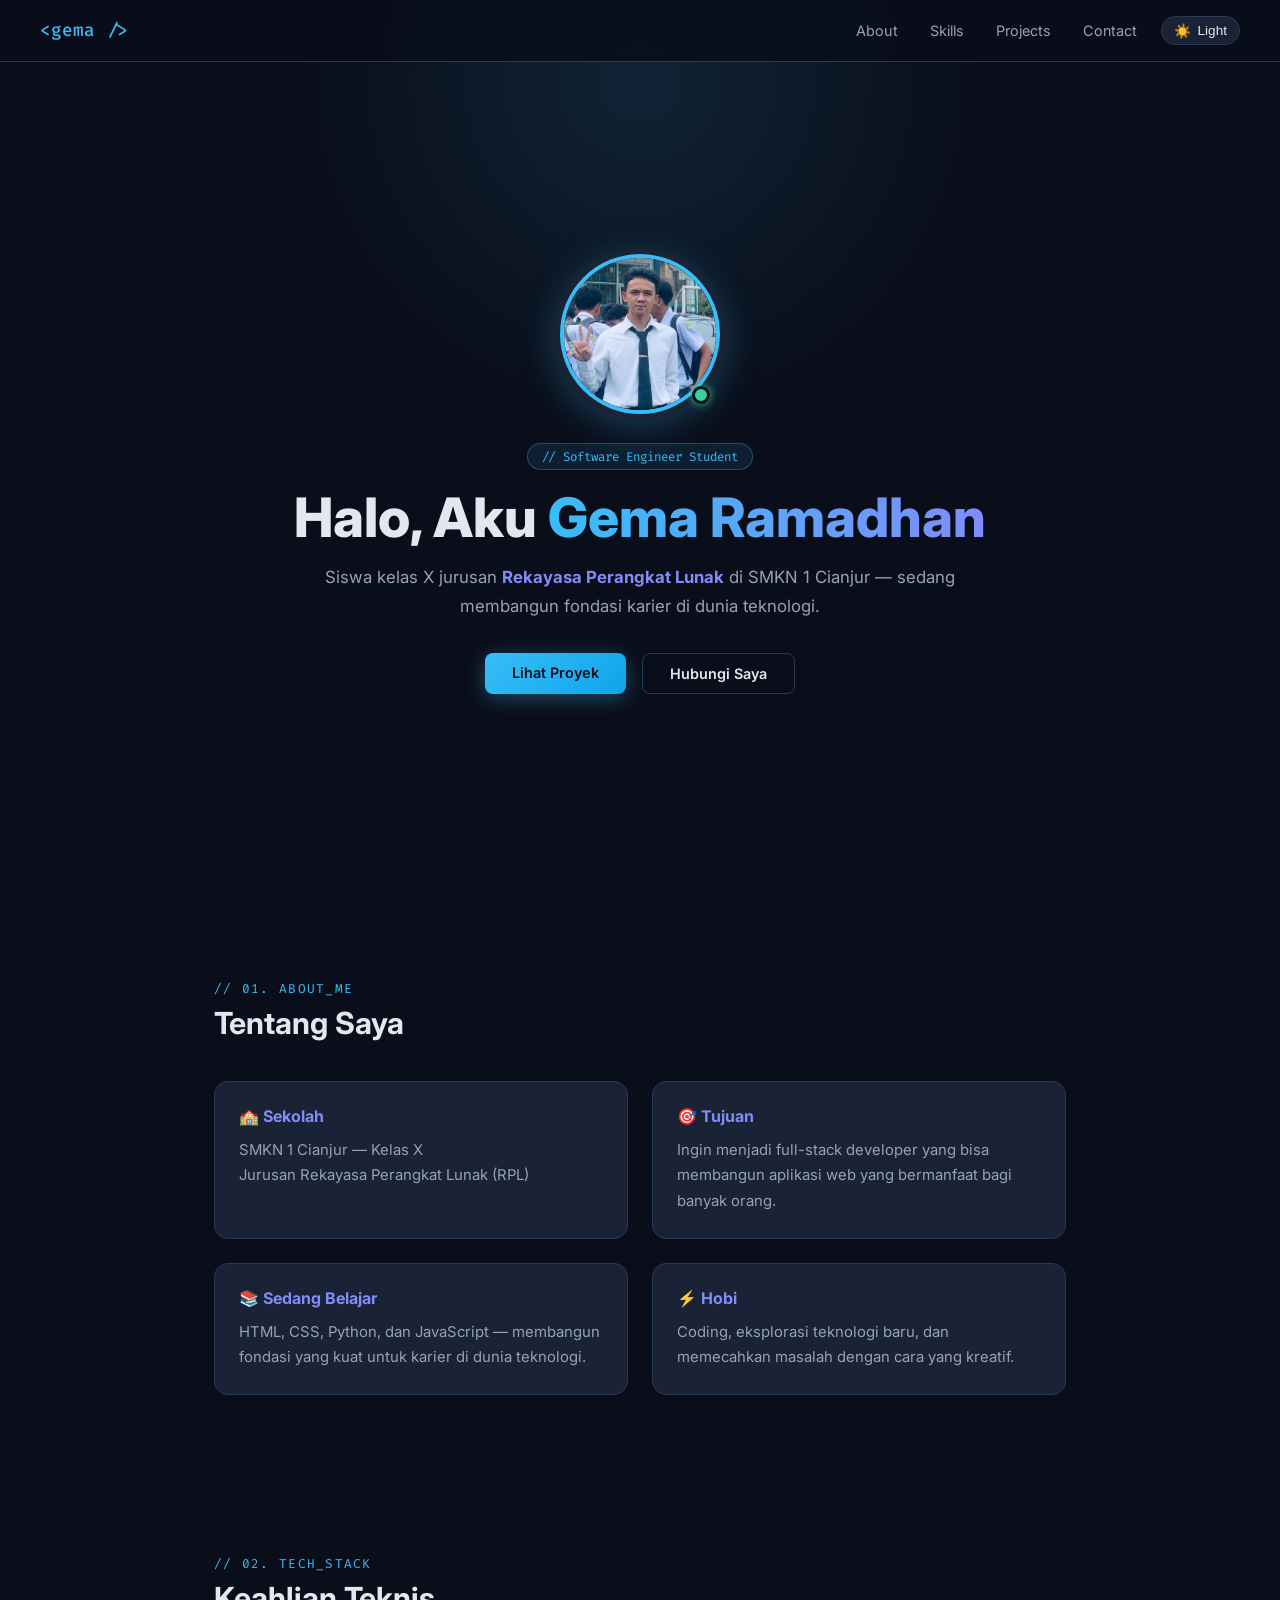
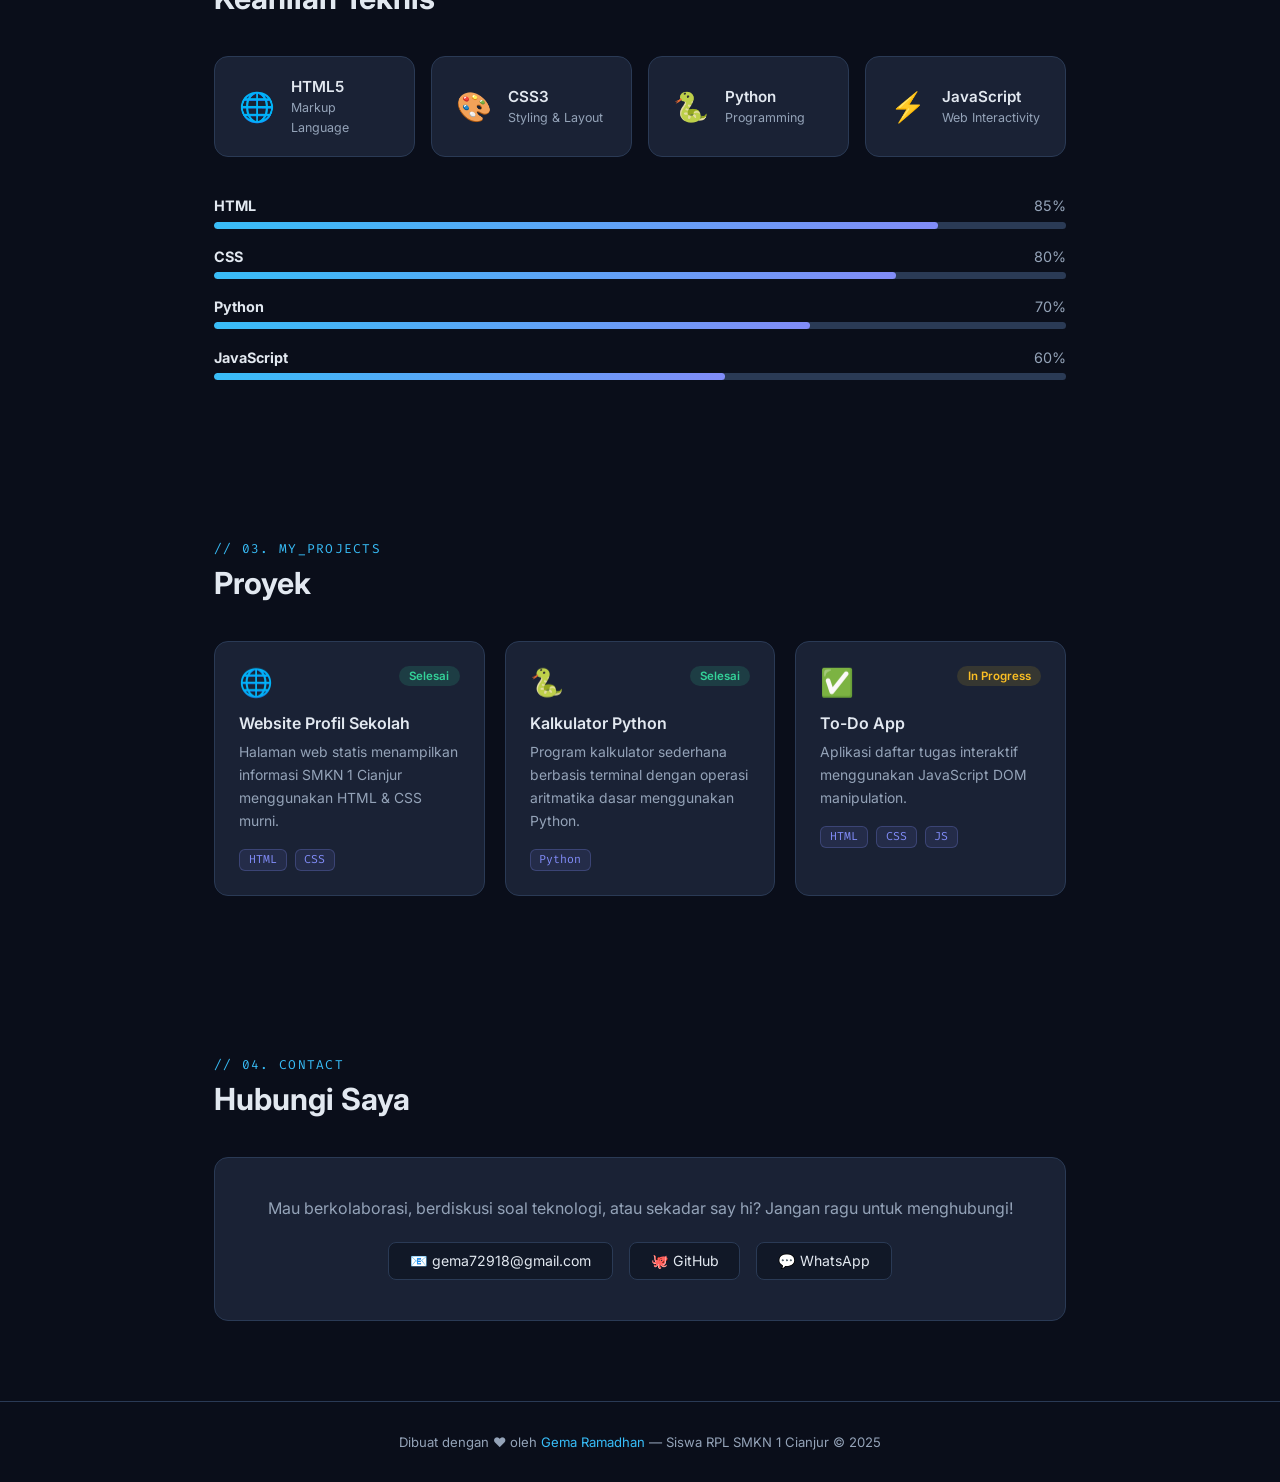
<file: web-profile/index.html>
<!DOCTYPE html>
<html lang="id">
<head>
<meta charset="UTF-8"/>
<meta name="viewport" content="width=device-width, initial-scale=1.0"/>
<title>Gema Ramadhan — Portfolio</title>
<link href="https://fonts.googleapis.com/css2?family=Inter:wght@300;400;500;600;700;800&family=Fira+Code:wght@400;500&display=swap" rel="stylesheet"/>
<style>
    *, *::before, *::after { box-sizing: border-box; margin: 0; padding: 0; }

    :root {
    --bg: #0a0e1a;
    --surface: #111827;
    --card: #1a2235;
    --border: #2a3a55;
    --accent: #38bdf8;
    --accent2: #818cf8;
    --green: #34d399;
    --text: #e2e8f0;
    --muted: #94a3b8;
    --radius: 14px;
    --nav-bg: rgba(10,14,26,.85);
    }

    html.light {
    --bg: #f0f4f8;
    --surface: #ffffff;
    --card: #ffffff;
    --border: #d1dde8;
    --accent: #0284c7;
    --accent2: #6366f1;
    --green: #059669;
    --text: #0f172a;
    --muted: #64748b;
    --nav-bg: rgba(240,244,248,.9);
    }

    html { scroll-behavior: smooth; }

    body {
    font-family: 'Inter', sans-serif;
    background: var(--bg);
    color: var(--text);
    min-height: 100vh;
    overflow-x: hidden;
    transition: background .3s, color .3s;
    }

    /* NAV */
    nav {
    position: fixed; top: 0; left: 0; right: 0; z-index: 100;
    display: flex; justify-content: space-between; align-items: center;
    padding: 1rem 2.5rem;
    background: var(--nav-bg);
    backdrop-filter: blur(12px);
    border-bottom: 1px solid var(--border);
    }
    .nav-logo { font-family: 'Fira Code', monospace; font-size: 1.1rem; font-weight: 500; color: var(--accent); }
    .nav-right { display: flex; align-items: center; gap: 1.5rem; }
    .nav-links { display: flex; gap: 2rem; }
    .nav-links a { color: var(--muted); text-decoration: none; font-size: .9rem; transition: color .2s; }
    .nav-links a:hover { color: var(--accent); }
    .theme-toggle {
    background: var(--card); border: 1px solid var(--border);
    border-radius: 20px; padding: .35rem .75rem; cursor: pointer;
    font-size: .85rem; color: var(--text);
    display: flex; align-items: center; gap: .4rem;
    transition: border-color .2s, background .3s;
    }
    .theme-toggle:hover { border-color: var(--accent); }

    /* HERO */
    #hero {
    min-height: 100vh; display: flex; align-items: center;
    justify-content: center; text-align: center;
    padding: 6rem 1.5rem 3rem; position: relative;
    }
    .hero-bg { position: absolute; inset: 0; overflow: hidden; z-index: 0; }
    .hero-bg::before {
    content: ''; position: absolute; top: -30%; left: 50%;
    transform: translateX(-50%); width: 700px; height: 700px;
    border-radius: 50%;
    background: radial-gradient(circle, rgba(56,189,248,.12) 0%, transparent 70%);
    }
    .hero-content { position: relative; z-index: 1; max-width: 700px; }

    .avatar-wrap {
    position: relative; width: 160px; height: 160px;
    margin: 0 auto 1.8rem;
    }
    .avatar {
    width: 160px; height: 160px; border-radius: 50%;
    overflow: hidden;
    border: 4px solid var(--accent);
    box-shadow: 0 0 0 6px var(--card), 0 8px 40px rgba(56,189,248,.35);
    animation: pulse 3s ease-in-out infinite;
    }
    .avatar img { 
    width: 100%; 
    height: 100%; 
    object-fit: cover; 
      object-position: top 20%; /* Untuk foto portrait, posisikan lebih ke atas */
    display: block; 
    }
    .avatar-online {
    position: absolute; bottom: 10px; right: 10px;
    width: 18px; height: 18px; border-radius: 50%;
    background: var(--green);
    border: 3px solid var(--bg);
    box-shadow: 0 0 8px var(--green);
    }

    @keyframes pulse {
    0%,100% { box-shadow: 0 0 0 6px var(--card), 0 8px 40px rgba(56,189,248,.3); }
    50%      { box-shadow: 0 0 0 6px var(--card), 0 8px 50px rgba(56,189,248,.55); }
    }

    .badge {
    display: inline-block; font-family: 'Fira Code', monospace; font-size: .78rem;
    background: rgba(56,189,248,.1); color: var(--accent);
    border: 1px solid rgba(56,189,248,.3); padding: .3rem .85rem;
    border-radius: 20px; margin-bottom: 1rem;
    }
    h1 { font-size: clamp(2.2rem,6vw,3.4rem); font-weight: 800; line-height: 1.15; }
    h1 span {
    background: linear-gradient(90deg, var(--accent), var(--accent2));
    -webkit-background-clip: text; background-clip: text;
    -webkit-text-fill-color: transparent; color: transparent;
    }
    .subtitle { margin-top: .9rem; color: var(--muted); font-size: 1.05rem; line-height: 1.7; }

    .cta-row { display: flex; gap: 1rem; justify-content: center; flex-wrap: wrap; margin-top: 2rem; }
    .btn { padding: .7rem 1.7rem; border-radius: 8px; font-size: .9rem; font-weight: 600; cursor: pointer; text-decoration: none; transition: transform .2s; display: inline-block; }
    .btn:hover { transform: translateY(-2px); }
    .btn-primary { background: linear-gradient(135deg, var(--accent), #0ea5e9); color: #0a0e1a; box-shadow: 0 4px 20px rgba(56,189,248,.35); }
    .btn-outline { background: transparent; color: var(--text); border: 1px solid var(--border); }
    .btn-outline:hover { border-color: var(--accent); color: var(--accent); }

    /* SECTIONS */
    section { padding: 5rem 1.5rem; max-width: 900px; margin: 0 auto; }
    .section-label { font-family: 'Fira Code', monospace; font-size: .8rem; color: var(--accent); letter-spacing: .1em; text-transform: uppercase; margin-bottom: .5rem; }
    .section-title { font-size: 1.9rem; font-weight: 700; margin-bottom: 2.5rem; }

    /* ABOUT */
    .about-grid { display: grid; grid-template-columns: 1fr 1fr; gap: 1.5rem; }
    .about-card { background: var(--card); border: 1px solid var(--border); border-radius: var(--radius); padding: 1.5rem; }
    .about-card h3 { font-size: 1rem; color: var(--accent2); margin-bottom: .75rem; }
    .about-card p { color: var(--muted); font-size: .93rem; line-height: 1.7; }

    /* SKILLS */
    .skills-grid { display: grid; grid-template-columns: repeat(auto-fill, minmax(200px,1fr)); gap: 1rem; margin-bottom: 2.5rem; }
    .skill-card { background: var(--card); border: 1px solid var(--border); border-radius: var(--radius); padding: 1.25rem 1.5rem; display: flex; align-items: center; gap: 1rem; transition: border-color .25s, transform .25s; }
    .skill-card:hover { border-color: var(--accent); transform: translateY(-3px); }
    .skill-icon { font-size: 1.8rem; }
    .skill-info h4 { font-size: .95rem; font-weight: 600; }
    .skill-info span { font-size: .78rem; color: var(--muted); }
    .progress-list { display: flex; flex-direction: column; gap: 1.2rem; }
    .prog-item label { display: flex; justify-content: space-between; font-size: .9rem; margin-bottom: .45rem; color: var(--muted); }
    .prog-item label b { color: var(--text); }
    .prog-bar { height: 7px; background: var(--border); border-radius: 10px; overflow: hidden; }
    .prog-fill { height: 100%; border-radius: 10px; background: linear-gradient(90deg, var(--accent), var(--accent2)); width: 0; transition: width 1.2s ease; }

    /* PROJECTS */
    .projects-grid { display: grid; grid-template-columns: repeat(auto-fill, minmax(260px,1fr)); gap: 1.25rem; }
    .project-card { background: var(--card); border: 1px solid var(--border); border-radius: var(--radius); padding: 1.5rem; transition: border-color .25s, transform .25s; }
    .project-card:hover { border-color: var(--accent2); transform: translateY(-4px); }
    .project-header { display: flex; justify-content: space-between; align-items: flex-start; }
    .project-icon { font-size: 1.7rem; }
    .proj-status { font-size: .72rem; padding: .2rem .65rem; border-radius: 20px; font-weight: 600; }
    .status-done { background: rgba(52,211,153,.15); color: var(--green); }
    .status-wip  { background: rgba(250,204,21,.12); color: #fbbf24; }
    .project-card h3 { margin: .9rem 0 .5rem; font-size: 1rem; font-weight: 600; }
    .project-card p  { color: var(--muted); font-size: .87rem; line-height: 1.65; }
    .project-tags { display: flex; gap: .5rem; flex-wrap: wrap; margin-top: 1rem; }
    .tag { font-family: 'Fira Code', monospace; font-size: .72rem; background: rgba(129,140,248,.1); color: var(--accent2); border: 1px solid rgba(129,140,248,.25); border-radius: 6px; padding: .15rem .55rem; }

    /* CONTACT */
    .contact-card { background: var(--card); border: 1px solid var(--border); border-radius: var(--radius); padding: 2.5rem; text-align: center; }
    .contact-card > p { color: var(--muted); margin-bottom: 1.5rem; }
    .contact-links { display: flex; gap: 1rem; justify-content: center; flex-wrap: wrap; }
    .contact-link { display: flex; align-items: center; gap: .5rem; padding: .6rem 1.3rem; border-radius: 8px; background: var(--surface); border: 1px solid var(--border); color: var(--text); text-decoration: none; font-size: .88rem; transition: border-color .2s, color .2s; }
    .contact-link:hover { border-color: var(--accent); color: var(--accent); }

    footer { text-align: center; padding: 2rem; color: var(--muted); font-size: .82rem; border-top: 1px solid var(--border); }
    footer span { color: var(--accent); }

    .reveal { opacity: 0; transform: translateY(28px); transition: opacity .6s ease, transform .6s ease; }
    .reveal.visible { opacity: 1; transform: none; }

    @media(max-width:600px) {
    .about-grid { grid-template-columns: 1fr; }
    .nav-links { gap: 1rem; }
    nav { padding: 1rem 1.2rem; }
    }
</style>
</head>
<body>

<nav>
<div style="display:flex;align-items:center;gap:.75rem;">
    <div class="nav-logo">&lt;gema /&gt;</div>
</div>
<div class="nav-right">
    <div class="nav-links">
    <a href="#about">About</a>
    <a href="#skills">Skills</a>
    <a href="#projects">Projects</a>
    <a href="#contact">Contact</a>
    </div>
    <button class="theme-toggle" id="themeToggle" aria-label="Toggle theme">
    <span id="themeIcon">&#9728;&#65039;</span>
    <span id="themeLabel">Light</span>
    </button>
</div>
</nav>

<!-- HERO -->
<section id="hero">
<div class="hero-bg"></div>
<div class="hero-content">
    <div class="avatar-wrap">
    <div class="avatar">
        <img src="me.jpeg" alt="Gema Ramadhan">
    </div>
    <div class="avatar-online"></div>
    </div>
    <div class="badge">// Software Engineer Student</div>
    <h1>Halo, Aku <span>Gema Ramadhan</span></h1>
    <p class="subtitle">
    Siswa kelas X jurusan <strong style="color:var(--accent2)">Rekayasa Perangkat Lunak</strong>
    di SMKN 1 Cianjur &mdash; sedang membangun fondasi karier di dunia teknologi.
    </p>
    <div class="cta-row">
    <a href="#projects" class="btn btn-primary">Lihat Proyek</a>
    <a href="#contact" class="btn btn-outline">Hubungi Saya</a>
    </div>
</div>
</section>

<!-- ABOUT -->
<section id="about" class="reveal">
<p class="section-label">// 01. about_me</p>
<h2 class="section-title">Tentang Saya</h2>
<div class="about-grid">
    <div class="about-card">
    <h3>&#127979; Sekolah</h3>
    <p>SMKN 1 Cianjur &mdash; Kelas X<br/>Jurusan Rekayasa Perangkat Lunak (RPL)</p></div>
    <div class="about-card">
    <h3>&#127919; Tujuan</h3>
    <p>Ingin menjadi full-stack developer yang bisa membangun aplikasi web yang bermanfaat bagi banyak orang.</p>
    </div>
    <div class="about-card">
    <h3>&#128218; Sedang Belajar</h3>
    <p>HTML, CSS, Python, dan JavaScript &mdash; membangun fondasi yang kuat untuk karier di dunia teknologi.</p>
    </div>
    <div class="about-card">
    <h3>&#9889; Hobi</h3>
    <p>Coding, eksplorasi teknologi baru, dan memecahkan masalah dengan cara yang kreatif.</p>
    </div>
</div>
</section>

<!-- SKILLS -->
<section id="skills" class="reveal">
<p class="section-label">// 02. tech_stack</p>
<h2 class="section-title">Keahlian Teknis</h2>
<div class="skills-grid">
    <div class="skill-card"><div class="skill-icon">&#127760;</div><div class="skill-info"><h4>HTML5</h4><span>Markup Language</span></div></div>
    <div class="skill-card"><div class="skill-icon">&#127912;</div><div class="skill-info"><h4>CSS3</h4><span>Styling &amp; Layout</span></div></div>
    <div class="skill-card"><div class="skill-icon">&#128013;</div><div class="skill-info"><h4>Python</h4><span>Programming</span></div></div>
    <div class="skill-card"><div class="skill-icon">&#9889;</div><div class="skill-info"><h4>JavaScript</h4><span>Web Interactivity</span></div></div>
</div>
<div class="progress-list">
    <div class="prog-item"><label><b>HTML</b><span>85%</span></label><div class="prog-bar"><div class="prog-fill" data-width="85"></div></div></div>
    <div class="prog-item"><label><b>CSS</b><span>80%</span></label><div class="prog-bar"><div class="prog-fill" data-width="80"></div></div></div>
    <div class="prog-item"><label><b>Python</b><span>70%</span></label><div class="prog-bar"><div class="prog-fill" data-width="70"></div></div></div>
    <div class="prog-item"><label><b>JavaScript</b><span>60%</span></label><div class="prog-bar"><div class="prog-fill" data-width="60"></div></div></div>
</div>
</section>

<!-- PROJECTS -->
<section id="projects" class="reveal">
<p class="section-label">// 03. my_projects</p>
<h2 class="section-title">Proyek</h2>
<div class="projects-grid">
    <div class="project-card">
    <div class="project-header"><div class="project-icon">&#127760;</div><span class="proj-status status-done">Selesai</span></div>
    <h3>Website Profil Sekolah</h3>
    <p>Halaman web statis menampilkan informasi SMKN 1 Cianjur menggunakan HTML &amp; CSS murni.</p>
    <div class="project-tags"><span class="tag">HTML</span><span class="tag">CSS</span></div>
    </div>
    <div class="project-card">
    <div class="project-header"><div class="project-icon">&#128013;</div><span class="proj-status status-done">Selesai</span></div>
    <h3>Kalkulator Python</h3>
    <p>Program kalkulator sederhana berbasis terminal dengan operasi aritmatika dasar menggunakan Python.</p>
    <div class="project-tags"><span class="tag">Python</span></div>
    </div>
    <div class="project-card">
    <div class="project-header"><div class="project-icon">&#9989;</div><span class="proj-status status-wip">In Progress</span></div>
    <h3>To-Do App</h3>
    <p>Aplikasi daftar tugas interaktif menggunakan JavaScript DOM manipulation.</p>
    <div class="project-tags"><span class="tag">HTML</span><span class="tag">CSS</span><span class="tag">JS</span></div>
    </div>
</div>
</section>

<!-- CONTACT -->
<section id="contact" class="reveal">
<p class="section-label">// 04. contact</p>
<h2 class="section-title">Hubungi Saya</h2>
<div class="contact-card">
    <p>Mau berkolaborasi, berdiskusi soal teknologi, atau sekadar say hi? Jangan ragu untuk menghubungi!</p>
    <div class="contact-links">
    <span class="contact-link">&#128231; gema72918&#64;gmail.com</span>
    <a href="https://github.com/" class="contact-link" target="_blank">&#128025; GitHub</a>
    <a href="https://wa.me/08314469569" class="contact-link" target="_blank">&#128172; WhatsApp</a>
    </div>
</div>
</section>

<footer>
<p>Dibuat dengan &#10084;&#65039; oleh <span>Gema Ramadhan</span> &mdash; Siswa RPL SMKN 1 Cianjur &copy; 2025</p>
</footer>

<script>
  // Theme toggle
const htmlEl = document.documentElement;
const toggleBtn = document.getElementById('themeToggle');
const themeIcon = document.getElementById('themeIcon');
const themeLabel = document.getElementById('themeLabel');

const savedTheme = localStorage.getItem('theme');
if (savedTheme === 'light') {
    htmlEl.classList.add('light');
    themeIcon.textContent = '\uD83C\uDF19';
    themeLabel.textContent = 'Dark';
}

toggleBtn.addEventListener('click', () => {
    const isLight = htmlEl.classList.toggle('light');
    themeIcon.textContent = isLight ? '\uD83C\uDF19' : '\u2600\uFE0F';
    themeLabel.textContent = isLight ? 'Dark' : 'Light';
    localStorage.setItem('theme', isLight ? 'light' : 'dark');
});

  // Scroll reveal
const revealObserver = new IntersectionObserver(entries => {
    entries.forEach(entry => { if (entry.isIntersecting) entry.target.classList.add('visible'); });
}, { threshold: 0.12 });
document.querySelectorAll('.reveal').forEach(el => revealObserver.observe(el));

  // Progress bars
const barObserver = new IntersectionObserver(entries => {
    entries.forEach(entry => {
    if (entry.isIntersecting) {
        entry.target.style.width = entry.target.dataset.width + '%';
        barObserver.unobserve(entry.target);
    }
    });
}, { threshold: 0.3 });
document.querySelectorAll('.prog-fill').forEach(el => barObserver.observe(el));

  // Active nav link
window.addEventListener('scroll', () => {
    let current = '';
    document.querySelectorAll('section[id]').forEach(sec => {
    if (window.scrollY >= sec.offsetTop - 120) current = sec.id;
    });
    document.querySelectorAll('.nav-links a').forEach(link => {
    link.style.color = link.getAttribute('href') === '#' + current ? 'var(--accent)' : '';
    });
});
</script>
</body>
</html>
</file>
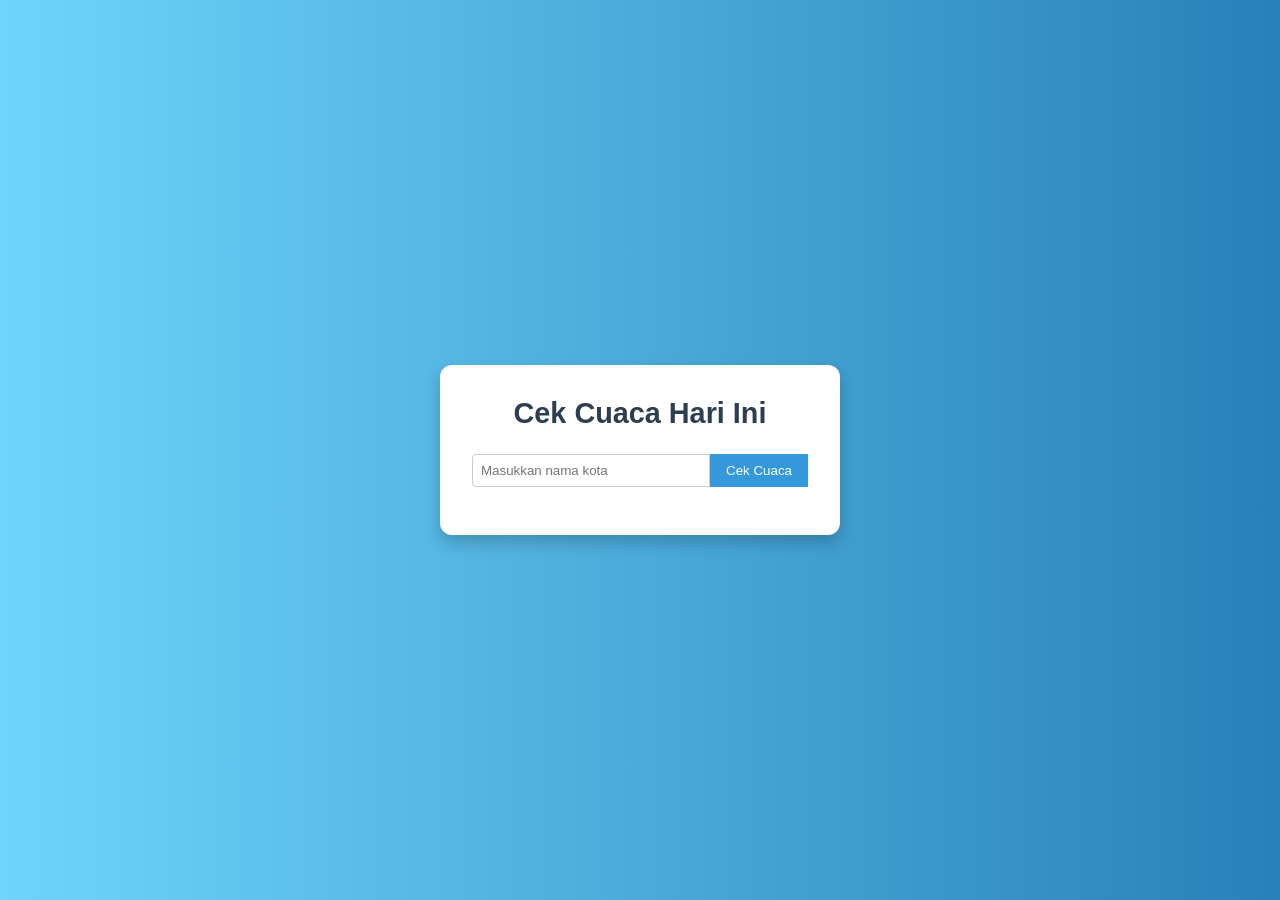
<file: Website-API-main/index.html>
<!DOCTYPE html>
<html lang="id">
<head>
    <meta charset="UTF-8">
    <meta name="viewport" content="width=device-width, initial-scale=1.0">
    <title>Cuaca Hari Ini</title>
    <link rel="stylesheet" href="style.css">
</head>
<body>
    <div class="container">
        <h1>Cek Cuaca Hari Ini</h1>
        <form id="weather-form">
            <input type="text" id="city" placeholder="Masukkan nama kota" required>
            <button type="submit">Cek Cuaca</button>
        </form>
        <div id="weather-info" class="weather-info">
        </div>
    </div>
    <script src="script.js"></script>
</body>
</html>
</file>
<file: Website-API-main/style.css>
/* Reset some default styles */
* {
    margin: 0;
    padding: 0;
    box-sizing: border-box;
    font-family: Arial, sans-serif;
}

body {
    background: linear-gradient(to right, #6dd5fa, #2980b9);
    color: #333;
    min-height: 100vh;
    display: flex;
    align-items: center;
    justify-content: center;
}

.container {
    background-color: white;
    padding: 2rem;
    border-radius: 12px;
    box-shadow: 0 8px 16px rgba(0,0,0,0.2);
    width: 100%;
    max-width: 400px;
    text-align: center;
}

h1 {
    margin-bottom: 1.5rem;
    font-size: 1.8rem;
    color: #2c3e50;
}

form {
    display: flex;
    justify-content: center;
    margin-bottom: 1rem;
}

input[type="text"] {
    padding: 0.5rem;
    border: 1px solid #ccc;
    border-radius: 4px 0 0 4px;
    flex: 1;
    outline: none;
}

button {
    padding: 0.5rem 1rem;
    border: none;
    background-color: #3498db;
    color: white;
    border-radius: 0
}
</file>
